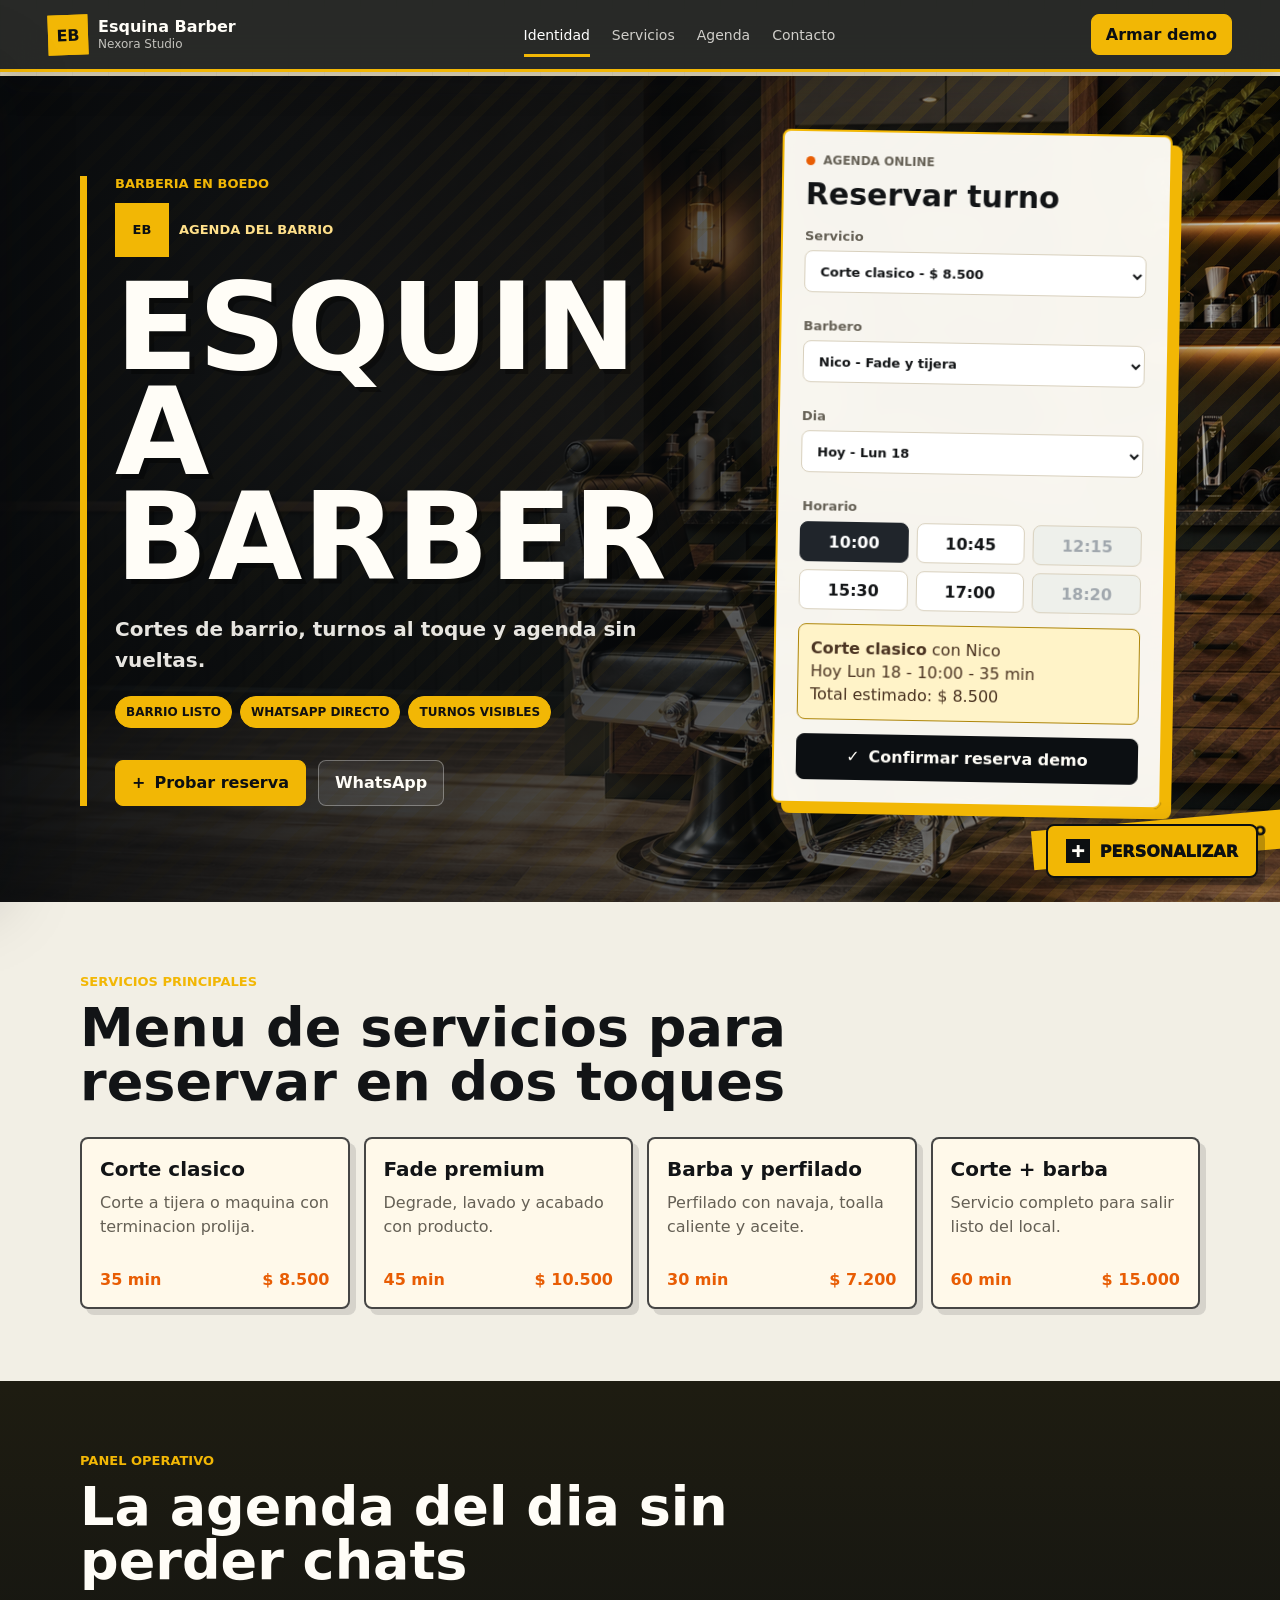
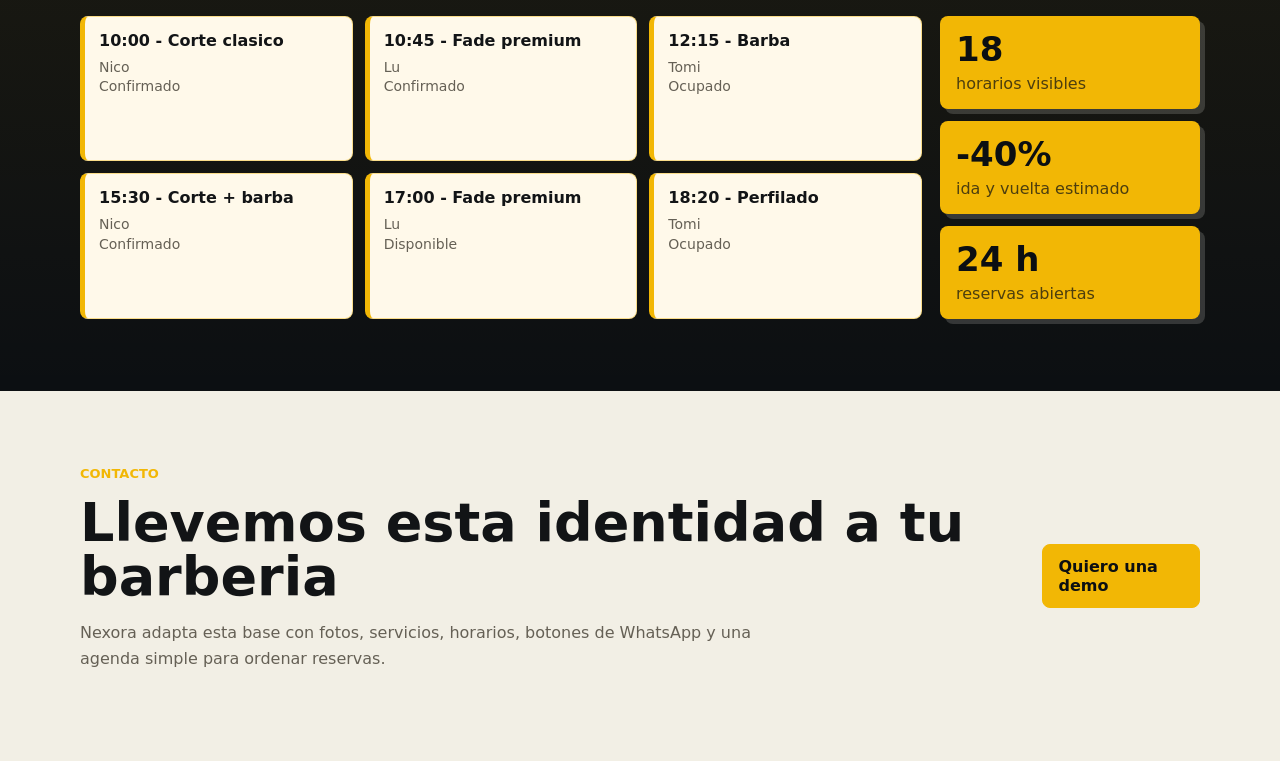
<file: index.html>
<!doctype html>
<html lang="es">
  <head>
    <meta charset="utf-8">
    <meta name="viewport" content="width=device-width, initial-scale=1">
    <title>Esquina Barber | Nexora</title>
    <meta
      name="description"
      content="SPA Nexora para barberias: identidad editable, reservas online y demo comercial interactiva."
    >
    <link rel="stylesheet" href="styles.css?v=20260518c">
  </head>
  <body data-theme="barrio" data-font="sans" data-layout="poster">
    <header class="topbar" aria-label="Navegacion principal">
      <a class="brand" href="#preview" aria-label="Ir al inicio">
        <span class="brand-mark" data-logo-mark aria-hidden="true">BM</span>
        <span>
          <strong data-business-name>Esquina Barber</strong>
          <small>Nexora Studio</small>
        </span>
      </a>
      <nav class="nav-links" aria-label="Secciones">
        <a href="#identidad">Identidad</a>
        <a href="#servicios">Servicios</a>
        <a href="#agenda">Agenda</a>
        <a href="#contacto">Contacto</a>
      </nav>
      <a class="topbar-action" href="#identidad" data-builder-open>Armar demo</a>
    </header>

    <main class="builder-shell">
      <aside class="builder-panel" id="identidad" aria-labelledby="builder-title" aria-hidden="true">
        <div class="builder-panel-header">
          <div>
            <div class="panel-heading">
              <span class="status-dot" aria-hidden="true"></span>
              <span>Nexora barrio</span>
            </div>
            <h1 id="builder-title">Armar barberia</h1>
          </div>
          <button class="icon-button" type="button" data-builder-close aria-label="Cerrar editor">x</button>
        </div>

        <section class="control-group" aria-labelledby="templates-title">
          <h2 id="templates-title">Plantilla</h2>
          <div class="segmented" role="group" aria-label="Plantillas">
            <button class="segment is-active" type="button" data-preset="barrio">Barrio</button>
            <button class="segment" type="button" data-preset="clasica">Clasica</button>
            <button class="segment" type="button" data-preset="urbana">Urbana</button>
            <button class="segment" type="button" data-preset="premium">Premium</button>
          </div>
        </section>

        <section class="control-group" aria-labelledby="identity-title">
          <h2 id="identity-title">Datos</h2>
          <label>
            Nombre
            <input id="business-name" type="text" value="Esquina Barber" maxlength="34">
          </label>
          <label>
            Barrio
            <input id="district" type="text" value="Boedo" maxlength="30">
          </label>
          <label>
            Frase
            <textarea id="tagline" rows="3" maxlength="140">Cortes de barrio, turnos al toque y agenda sin vueltas.</textarea>
          </label>
          <label>
            WhatsApp
            <input id="whatsapp" type="tel" value="+54 9 11 2345 6789" maxlength="24">
          </label>
        </section>

        <section class="control-group" aria-labelledby="style-title">
          <h2 id="style-title">Estilo</h2>
          <div class="swatches" role="group" aria-label="Paletas">
            <button class="swatch is-active" type="button" data-theme="barrio" aria-label="Barrio">
              <span style="background:#f2b705"></span>
            </button>
            <button class="swatch" type="button" data-theme="noir" aria-label="Noir">
              <span style="background:#111111"></span>
            </button>
            <button class="swatch" type="button" data-theme="verde" aria-label="Verde">
              <span style="background:#174339"></span>
            </button>
            <button class="swatch" type="button" data-theme="cobre" aria-label="Cobre">
              <span style="background:#84472d"></span>
            </button>
            <button class="swatch" type="button" data-theme="azul" aria-label="Azul">
              <span style="background:#17324a"></span>
            </button>
          </div>

          <div class="split-controls">
            <label>
              Fuente
              <select id="font-style">
                <option value="sans">Moderna</option>
                <option value="serif">Clasica</option>
                <option value="mono">Tecnica</option>
              </select>
            </label>
            <label>
              Formato
              <select id="layout-style">
                <option value="poster">Poster</option>
                <option value="split">Split</option>
                <option value="editorial">Editorial</option>
                <option value="compact">Compacto</option>
              </select>
            </label>
          </div>
        </section>

        <section class="control-group" aria-labelledby="images-title">
          <h2 id="images-title">Imagenes</h2>
          <label class="file-control">
            Perfil
            <input id="profile-image" type="file" accept="image/*">
          </label>
          <label class="file-control">
            Fondo
            <input id="background-image" type="file" accept="image/*">
          </label>
        </section>

        <div class="builder-actions">
          <button class="button primary" id="copy-summary" type="button">Copiar resumen</button>
          <button class="button ghost" id="reset-builder" type="button">Restablecer</button>
        </div>
      </aside>

      <button class="builder-toggle" type="button" data-builder-open aria-expanded="false" aria-controls="identidad">
        <span aria-hidden="true">+</span>
        Personalizar
      </button>
      <div class="builder-callout" data-builder-callout>
        <strong>Tu demo, tu barrio</strong>
        <button type="button" data-builder-open>Abrir editor</button>
      </div>
      <div class="drawer-scrim" data-builder-close aria-hidden="true"></div>

      <div class="preview-surface" id="preview">
        <section class="hero" aria-labelledby="hero-title">
          <div class="hero-media" id="hero-media" aria-hidden="true"></div>
          <div class="hero-shade" aria-hidden="true"></div>
          <div class="street-strip" aria-hidden="true">
            <span>turnos</span>
            <span>cortes</span>
            <span>barrio</span>
            <span>barba</span>
          </div>
          <div class="hero-content">
            <div class="hero-copy">
              <p class="eyebrow" id="hero-eyebrow">Barberia en Boedo</p>
              <div class="profile-row">
                <span class="profile-image" data-logo-mark aria-hidden="true">BM</span>
                <span>Agenda del barrio</span>
              </div>
              <h2 id="hero-title" data-business-name>Esquina Barber</h2>
              <p id="hero-tagline">
                Cortes de barrio, turnos al toque y agenda sin vueltas.
              </p>
              <div class="hero-proof" aria-label="Resumen comercial">
                <span>Barrio listo</span>
                <span>WhatsApp directo</span>
                <span>Turnos visibles</span>
              </div>
              <div class="hero-actions">
                <a class="button primary" href="#agenda">
                  <span aria-hidden="true">+</span>
                  Probar reserva
                </a>
                <a class="button secondary" id="whatsapp-link" href="https://wa.me/" target="_blank" rel="noreferrer">
                  WhatsApp
                </a>
              </div>
            </div>

            <aside class="booking-panel" id="agenda" aria-labelledby="booking-title">
              <div class="panel-heading">
                <span class="status-dot" aria-hidden="true"></span>
                <span>Agenda online</span>
              </div>
              <h2 id="booking-title">Reservar turno</h2>

              <form class="booking-form" id="booking-form">
                <label>
                  Servicio
                  <select id="service" name="service"></select>
                </label>

                <label>
                  Barbero
                  <select id="barber" name="barber"></select>
                </label>

                <label>
                  Dia
                  <select id="day" name="day"></select>
                </label>

                <fieldset class="time-fieldset">
                  <legend>Horario</legend>
                  <div class="time-grid" id="time-grid"></div>
                </fieldset>

                <div class="summary" id="summary" aria-live="polite"></div>

                <button class="button primary full" type="submit">
                  <span aria-hidden="true">&#10003;</span>
                  Confirmar reserva demo
                </button>
              </form>
            </aside>
          </div>
        </section>

        <section class="section services" id="servicios" aria-labelledby="services-title">
          <div class="section-heading">
            <p class="eyebrow">Servicios principales</p>
            <h2 id="services-title">Menu de servicios para reservar en dos toques</h2>
          </div>
          <div class="service-grid" id="service-grid"></div>
        </section>

        <section class="section operations" aria-labelledby="operations-title">
          <div class="section-heading">
            <p class="eyebrow">Panel operativo</p>
            <h2 id="operations-title">La agenda del dia sin perder chats</h2>
          </div>
          <div class="ops-layout">
            <div class="schedule-board" id="schedule-board" aria-label="Turnos del dia"></div>
            <div class="metrics">
              <div>
                <strong id="metric-slots">18</strong>
                <span>horarios visibles</span>
              </div>
              <div>
                <strong id="metric-whatsapp">-40%</strong>
                <span>ida y vuelta estimado</span>
              </div>
              <div>
                <strong>24 h</strong>
                <span>reservas abiertas</span>
              </div>
            </div>
          </div>
        </section>

        <section class="section contact" id="contacto" aria-labelledby="contact-title">
          <div>
            <p class="eyebrow">Contacto</p>
            <h2 id="contact-title">Llevemos esta identidad a tu barberia</h2>
            <p>
              Nexora adapta esta base con fotos, servicios, horarios, botones
              de WhatsApp y una agenda simple para ordenar reservas.
            </p>
          </div>
          <a class="button primary" id="mail-link" href="mailto:nexoratecharg@gmail.com?subject=Quiero%20una%20demo%20para%20mi%20barberia">
            Quiero una demo
          </a>
        </section>
      </div>
    </main>

    <div class="toast" id="toast" role="status" aria-live="polite"></div>

    <script src="app.js?v=20260518c"></script>
  </body>
</html>
</file>
<file: styles.css>
:root {
  color-scheme: light;
  --ink: #121416;
  --muted: #626a70;
  --line: #d7ddd8;
  --paper: #f4f1e9;
  --panel: #fffdf7;
  --brand: #174339;
  --brand-strong: #0d2c26;
  --accent: #b7793b;
  --accent-soft: #f1dfc9;
  --good: #1e7a53;
  --shadow: 0 24px 80px rgba(11, 20, 18, 0.22);
  --radius: 8px;
  --font-main: Inter, ui-sans-serif, system-ui, -apple-system, BlinkMacSystemFont,
    "Segoe UI", sans-serif;
}

* {
  box-sizing: border-box;
}

html {
  scroll-behavior: smooth;
  scroll-padding-top: 88px;
}

[id] {
  scroll-margin-top: 88px;
}

body {
  margin: 0;
  color: var(--ink);
  background:
    linear-gradient(180deg, rgba(255, 255, 255, 0.18), transparent 420px),
    var(--paper);
  font-family: var(--font-main);
  overflow-x: hidden;
}

body[data-theme="noir"] {
  --paper: #ecebe7;
  --brand: #151515;
  --brand-strong: #050505;
  --accent: #8d734f;
  --accent-soft: #d8c7aa;
}

body[data-theme="cobre"] {
  --paper: #f2ebe4;
  --brand: #84472d;
  --brand-strong: #512b1b;
  --accent: #1e5a50;
  --accent-soft: #f5d8c2;
}

body[data-theme="barrio"] {
  --paper: #f2efe5;
  --panel: #fff9ea;
  --muted: #656055;
  --brand: #20252b;
  --brand-strong: #0c0f12;
  --accent: #f2b705;
  --accent-soft: #ffe08a;
  --good: #e85d04;
  --line: #d8d0bd;
}

body[data-theme="barrio"] {
  background:
    linear-gradient(180deg, rgba(242, 183, 5, 0.16), transparent 390px),
    repeating-linear-gradient(90deg, rgba(12, 15, 18, 0.035) 0 1px, transparent 1px 36px),
    var(--paper);
}

body[data-theme="azul"] {
  --paper: #eef2f4;
  --brand: #17324a;
  --brand-strong: #0d1f2f;
  --accent: #b7793b;
  --accent-soft: #d8e7ef;
}

body[data-font="serif"] {
  --font-main: Georgia, Cambria, "Times New Roman", serif;
}

body[data-font="mono"] {
  --font-main: "Cascadia Mono", "SFMono-Regular", Consolas, monospace;
}

a {
  color: inherit;
  text-decoration: none;
}

button,
input,
select,
textarea {
  font: inherit;
}

a:focus-visible,
button:focus-visible,
input:focus-visible,
select:focus-visible,
textarea:focus-visible {
  outline: 3px solid color-mix(in srgb, var(--accent) 82%, #fff);
  outline-offset: 3px;
}

.topbar {
  position: fixed;
  inset: 0 0 auto 0;
  z-index: 30;
  display: flex;
  align-items: center;
  justify-content: space-between;
  gap: 20px;
  min-height: 72px;
  padding: 14px clamp(18px, 4vw, 48px);
  color: #fffdf7;
  background: color-mix(in srgb, var(--brand-strong) 88%, transparent);
  backdrop-filter: blur(18px);
  border-bottom: 1px solid rgba(255, 255, 255, 0.12);
}

body[data-theme="barrio"] .topbar {
  border-bottom: 3px solid var(--accent);
  box-shadow: 0 14px 30px rgba(12, 15, 18, 0.22);
}

.brand {
  display: inline-flex;
  align-items: center;
  gap: 10px;
  min-width: 220px;
}

.brand-mark,
.profile-image {
  display: grid;
  place-items: center;
  flex: 0 0 auto;
  overflow: hidden;
  background-color: var(--brand);
  background-position: center;
  background-size: cover;
  color: #fffdf7;
  font-weight: 900;
}

.brand-mark {
  width: 40px;
  height: 40px;
  border: 1px solid rgba(255, 255, 255, 0.32);
}

body[data-theme="barrio"] .brand-mark {
  color: var(--brand-strong);
  background: var(--accent);
  border-color: var(--accent);
  transform: rotate(-2deg);
}

.brand strong,
.brand small {
  display: block;
  line-height: 1.1;
}

.brand strong {
  max-width: 190px;
  overflow: hidden;
  text-overflow: ellipsis;
  white-space: nowrap;
}

.brand small {
  margin-top: 3px;
  color: rgba(255, 253, 247, 0.72);
  font-size: 12px;
}

.nav-links {
  display: flex;
  align-items: center;
  justify-content: center;
  gap: 22px;
  color: rgba(255, 253, 247, 0.78);
  font-size: 14px;
}

.nav-links a {
  position: relative;
  padding: 6px 0;
}

.nav-links a::after {
  position: absolute;
  right: 0;
  bottom: -8px;
  left: 0;
  height: 3px;
  background: var(--accent);
  content: "";
  opacity: 0;
  transform: scaleX(0.4);
  transition:
    opacity 160ms ease,
    transform 160ms ease;
}

.nav-links a:hover {
  color: #fff;
}

.nav-links a:hover::after,
.nav-links a.is-active::after {
  opacity: 1;
  transform: scaleX(1);
}

.nav-links a.is-active {
  color: #fff;
}

.topbar-action {
  padding: 10px 14px;
  border: 1px solid rgba(255, 255, 255, 0.24);
  border-radius: var(--radius);
  background: rgba(255, 255, 255, 0.08);
  font-weight: 800;
}

body[data-theme="barrio"] .topbar-action {
  color: var(--brand-strong);
  background: var(--accent);
  border-color: var(--accent);
}

.builder-shell {
  display: block;
  padding-top: 76px;
}

.builder-panel {
  position: fixed;
  top: 76px;
  left: -420px;
  z-index: 50;
  width: min(388px, calc(100vw - 20px));
  height: calc(100vh - 76px);
  overflow: auto;
  padding: 22px;
  background:
    linear-gradient(180deg, rgba(255, 255, 255, 0.94), rgba(255, 253, 247, 0.98)),
    var(--paper);
  border-right: 1px solid var(--line);
  box-shadow: 28px 0 70px rgba(12, 15, 18, 0.26);
  scrollbar-gutter: stable;
  transition: none;
}

body[data-theme="barrio"] .builder-panel {
  background:
    linear-gradient(180deg, rgba(255, 249, 234, 0.96), rgba(255, 249, 234, 0.98)),
    repeating-linear-gradient(135deg, rgba(12, 15, 18, 0.045) 0 1px, transparent 1px 18px),
    var(--paper);
}

body.builder-open .builder-panel {
  left: 0;
}

.builder-panel-header {
  display: flex;
  align-items: flex-start;
  justify-content: space-between;
  gap: 14px;
}

.icon-button {
  display: grid;
  place-items: center;
  width: 38px;
  height: 38px;
  border: 1px solid var(--line);
  border-radius: var(--radius);
  color: var(--ink);
  background: #fff;
  cursor: pointer;
  font-size: 18px;
  font-weight: 900;
  line-height: 1;
}

.panel-heading {
  display: flex;
  align-items: center;
  gap: 8px;
  color: var(--muted);
  font-size: 12px;
  font-weight: 900;
  text-transform: uppercase;
}

.status-dot {
  width: 9px;
  height: 9px;
  border-radius: 999px;
  background: var(--good);
}

.builder-panel h1 {
  margin: 10px 0 22px;
  font-size: 40px;
  line-height: 1;
  letter-spacing: 0;
}

.builder-toggle {
  position: fixed;
  right: 22px;
  bottom: 22px;
  z-index: 38;
  display: inline-flex;
  align-items: center;
  gap: 10px;
  min-height: 50px;
  padding: 13px 18px;
  border: 2px solid var(--brand-strong);
  border-radius: var(--radius);
  color: var(--brand-strong);
  background: var(--accent);
  box-shadow: 7px 7px 0 rgba(12, 15, 18, 0.24);
  cursor: pointer;
  font-weight: 1000;
  text-transform: uppercase;
}

.builder-toggle span {
  display: grid;
  place-items: center;
  width: 24px;
  height: 24px;
  color: #fffdf7;
  background: var(--brand-strong);
  font-size: 18px;
  line-height: 1;
}

.builder-callout {
  position: fixed;
  top: 98px;
  left: 22px;
  z-index: 37;
  width: min(260px, calc(100vw - 44px));
  padding: 14px;
  color: var(--brand-strong);
  background: var(--panel);
  border: 2px solid var(--brand-strong);
  border-radius: var(--radius);
  box-shadow: 7px 7px 0 var(--accent);
  animation: callout-pop 1800ms ease-in-out infinite;
}

.builder-callout::after {
  position: absolute;
  bottom: auto;
  top: -10px;
  left: 24px;
  width: 16px;
  height: 16px;
  background: var(--panel);
  border-top: 2px solid var(--brand-strong);
  border-left: 2px solid var(--brand-strong);
  content: "";
  transform: rotate(45deg);
}

.builder-callout strong {
  display: block;
  margin-bottom: 10px;
  font-size: 15px;
}

.builder-callout button {
  min-height: 34px;
  padding: 7px 10px;
  border: 0;
  border-radius: 6px;
  color: #fffdf7;
  background: var(--brand-strong);
  cursor: pointer;
  font-weight: 900;
}

body.builder-open .builder-callout {
  opacity: 0;
  pointer-events: none;
}

body.builder-callout-hidden .builder-callout {
  opacity: 0;
  pointer-events: none;
  transform: translateY(-8px);
}

body.builder-open .builder-toggle {
  transform: translateY(92px);
  pointer-events: none;
}

.drawer-scrim {
  position: fixed;
  inset: 76px 0 0;
  z-index: 45;
  background: rgba(12, 15, 18, 0.48);
  opacity: 0;
  pointer-events: none;
  transition: opacity 180ms ease;
}

body.builder-open .drawer-scrim {
  opacity: 1;
  pointer-events: auto;
}

@keyframes callout-pop {
  0%,
  100% {
    transform: translateY(0);
  }

  50% {
    transform: translateY(-5px);
  }
}

.control-group {
  padding: 18px 0;
  border-top: 1px solid var(--line);
}

.control-group h2 {
  margin: 0 0 12px;
  color: var(--muted);
  font-size: 13px;
  font-weight: 900;
  text-transform: uppercase;
}

label {
  display: grid;
  gap: 7px;
  margin-bottom: 12px;
  color: var(--muted);
  font-size: 13px;
  font-weight: 900;
}

input,
select,
textarea {
  width: 100%;
  min-height: 42px;
  padding: 10px 11px;
  color: var(--ink);
  background: #fff;
  border: 1px solid var(--line);
  border-radius: var(--radius);
  transition:
    border-color 160ms ease,
    box-shadow 160ms ease;
}

input:focus,
select:focus,
textarea:focus {
  border-color: var(--brand);
  box-shadow: 0 0 0 3px color-mix(in srgb, var(--accent) 24%, transparent);
}

textarea {
  resize: vertical;
  line-height: 1.45;
  overflow-wrap: anywhere;
  white-space: pre-wrap;
}

.segmented {
  display: grid;
  grid-template-columns: repeat(2, minmax(0, 1fr));
  border: 1px solid var(--line);
  border-radius: var(--radius);
  overflow: hidden;
}

.segment {
  min-height: 42px;
  min-width: 0;
  padding: 0 6px;
  border: 0;
  border-right: 1px solid var(--line);
  border-bottom: 1px solid var(--line);
  background: #fff;
  cursor: pointer;
  font-weight: 800;
  overflow: hidden;
  text-overflow: ellipsis;
  white-space: nowrap;
}

.segment:last-child {
  border-right: 0;
}

.segment:nth-last-child(-n + 2) {
  border-bottom: 0;
}

.segment:nth-child(even) {
  border-right: 0;
}

.segment.is-active {
  color: #fff;
  background: var(--brand);
}

body[data-theme="barrio"] .segment.is-active {
  color: var(--brand-strong);
  background: var(--accent);
}

.swatches {
  display: grid;
  grid-template-columns: repeat(5, minmax(0, 1fr));
  gap: 8px;
  margin-bottom: 12px;
}

.swatch {
  min-height: 40px;
  padding: 4px;
  border: 1px solid var(--line);
  border-radius: var(--radius);
  background: #fff;
  cursor: pointer;
}

.swatch span {
  display: block;
  height: 28px;
  border-radius: 5px;
}

.swatch.is-active {
  border-color: var(--brand);
  box-shadow: 0 0 0 2px color-mix(in srgb, var(--brand) 25%, transparent);
}

.split-controls {
  display: grid;
  grid-template-columns: 1fr 1fr;
  gap: 10px;
}

.file-control input {
  padding: 8px;
  min-width: 0;
  font-size: 13px;
}

.builder-actions {
  display: grid;
  grid-template-columns: 1fr 1fr;
  gap: 10px;
  padding-top: 16px;
  border-top: 1px solid var(--line);
}

.button {
  display: inline-flex;
  align-items: center;
  justify-content: center;
  gap: 9px;
  min-height: 46px;
  padding: 12px 16px;
  border: 1px solid transparent;
  border-radius: var(--radius);
  cursor: pointer;
  font-weight: 900;
  transition:
    transform 160ms ease,
    background 160ms ease,
    border-color 160ms ease;
}

.button:hover {
  transform: translateY(-1px);
}

.button.primary {
  color: #fff;
  background: var(--brand);
}

.button.primary:hover {
  background: var(--brand-strong);
}

body[data-theme="barrio"] .button.primary {
  color: var(--brand-strong);
  background: var(--accent);
  border-color: var(--accent);
}

body[data-theme="barrio"] .button.primary:hover {
  background: var(--accent-soft);
}

body[data-theme="barrio"] .booking-panel .button.primary {
  color: #fffdf7;
  background: var(--brand-strong);
  border-color: var(--brand-strong);
}

.button.secondary,
.button.ghost {
  color: inherit;
  border-color: rgba(255, 255, 255, 0.32);
  background: rgba(255, 255, 255, 0.08);
}

.button.ghost {
  border-color: var(--line);
  background: #fff;
}

.button.full {
  width: 100%;
}

.preview-surface {
  min-width: 0;
  background: var(--paper);
}

.hero {
  position: relative;
  min-height: calc(100vh - 76px);
  overflow: hidden;
  color: #fffdf7;
}

.street-strip {
  position: absolute;
  right: -80px;
  bottom: 46px;
  z-index: 2;
  display: none;
  gap: 16px;
  padding: 12px 28px;
  color: var(--brand-strong);
  background: var(--accent);
  font-size: 13px;
  font-weight: 1000;
  text-transform: uppercase;
  transform: rotate(-5deg);
  box-shadow: 0 14px 30px rgba(0, 0, 0, 0.25);
}

body[data-theme="barrio"] .street-strip {
  display: flex;
}

.hero-media {
  position: absolute;
  inset: 0;
  background-image: url("assets/barber-hero.png");
  background-size: cover;
  background-position: center right;
  transform: scale(1.02);
}

.hero-shade {
  position: absolute;
  inset: 0;
  background:
    linear-gradient(90deg, rgba(9, 14, 13, 0.9), rgba(9, 14, 13, 0.58) 48%, rgba(9, 14, 13, 0.14)),
    linear-gradient(0deg, rgba(9, 14, 13, 0.4), rgba(9, 14, 13, 0));
}

body[data-theme="barrio"] .hero-shade {
  background:
    linear-gradient(90deg, rgba(8, 10, 12, 0.96), rgba(8, 10, 12, 0.7) 52%, rgba(8, 10, 12, 0.18)),
    repeating-linear-gradient(135deg, rgba(242, 183, 5, 0.16) 0 9px, transparent 9px 24px);
}

.hero-content {
  position: relative;
  z-index: 1;
  display: grid;
  grid-template-columns: minmax(0, 1fr) minmax(340px, 430px);
  align-items: center;
  gap: clamp(24px, 5vw, 72px);
  width: min(1120px, calc(100% - 36px));
  min-height: calc(100vh - 76px);
  margin: 0 auto;
  padding: 56px 0;
}

.hero-copy {
  max-width: 660px;
}

body[data-theme="barrio"] .hero-copy {
  max-width: 720px;
  padding-left: clamp(16px, 2.6vw, 28px);
  border-left: 7px solid var(--accent);
}

.profile-row {
  display: inline-flex;
  align-items: center;
  gap: 10px;
  margin-bottom: 18px;
  color: rgba(255, 253, 247, 0.82);
  font-size: 13px;
  font-weight: 900;
  text-transform: uppercase;
}

body[data-theme="barrio"] .profile-row {
  color: var(--accent-soft);
}

.profile-image {
  width: 54px;
  height: 54px;
  border: 1px solid rgba(255, 255, 255, 0.35);
}

body[data-theme="barrio"] .profile-image {
  color: var(--brand-strong);
  background-color: var(--accent);
  border-color: var(--accent);
}

.eyebrow {
  margin: 0 0 12px;
  color: var(--accent-soft);
  font-size: 13px;
  font-weight: 900;
  text-transform: uppercase;
}

body[data-theme="barrio"] .eyebrow {
  color: var(--accent);
}

.hero-copy h2 {
  margin: 0;
  font-size: clamp(56px, 8vw, 104px);
  line-height: 0.92;
  letter-spacing: 0;
  font-weight: 900;
  overflow-wrap: anywhere;
  text-wrap: balance;
}

body[data-theme="barrio"] .hero-copy h2 {
  text-shadow: 5px 5px 0 rgba(0, 0, 0, 0.32);
}

.hero-copy p:not(.eyebrow) {
  max-width: 560px;
  margin: 24px 0 0;
  color: rgba(255, 253, 247, 0.84);
  font-size: 20px;
  line-height: 1.55;
}

body[data-theme="barrio"] .hero-copy p:not(.eyebrow) {
  color: rgba(255, 253, 247, 0.9);
  font-weight: 700;
}

.hero-proof {
  display: flex;
  flex-wrap: wrap;
  gap: 8px;
  margin-top: 20px;
}

.hero-proof span {
  padding: 8px 10px;
  border: 1px solid rgba(255, 255, 255, 0.18);
  border-radius: 999px;
  color: rgba(255, 253, 247, 0.82);
  background: rgba(255, 255, 255, 0.08);
  font-size: 12px;
  font-weight: 900;
  text-transform: uppercase;
}

body[data-theme="barrio"] .hero-proof span {
  color: #111;
  background: var(--accent);
  border-color: var(--accent);
}

.hero-actions {
  display: flex;
  flex-wrap: wrap;
  gap: 12px;
  margin-top: 32px;
}

body[data-layout="editorial"] .hero-content {
  grid-template-columns: minmax(0, 720px);
  align-content: center;
}

body[data-layout="editorial"] .booking-panel {
  max-width: 520px;
}

body[data-layout="compact"] .hero {
  min-height: 720px;
}

body[data-layout="compact"] .hero-content {
  min-height: 720px;
}

body[data-layout="compact"] .hero-copy h2 {
  font-size: clamp(44px, 7vw, 78px);
}

body[data-layout="poster"] .hero-content {
  grid-template-columns: minmax(0, 0.95fr) minmax(330px, 390px);
  align-items: end;
  padding-bottom: 96px;
}

body[data-layout="poster"] .hero-copy h2 {
  max-width: 760px;
  font-size: clamp(64px, 10vw, 122px);
  line-height: 0.86;
  text-transform: uppercase;
}

body[data-layout="poster"] .booking-panel {
  transform: rotate(1deg);
}

.booking-panel {
  padding: 22px;
  color: var(--ink);
  background: rgba(255, 253, 247, 0.96);
  border: 1px solid rgba(255, 253, 247, 0.48);
  border-radius: var(--radius);
  box-shadow: var(--shadow);
  backdrop-filter: blur(14px);
}

body[data-theme="barrio"] .booking-panel {
  border: 2px solid var(--accent);
  box-shadow:
    10px 10px 0 var(--accent),
    var(--shadow);
}

.booking-panel h2 {
  margin: 10px 0 18px;
  font-size: 30px;
  line-height: 1.1;
}

.booking-form {
  display: grid;
  gap: 14px;
}

.time-fieldset {
  min-width: 0;
  margin: 0;
  padding: 0;
  border: 0;
}

.time-fieldset legend {
  color: var(--muted);
  font-size: 13px;
  font-weight: 900;
}

.time-grid {
  display: grid;
  grid-template-columns: repeat(3, minmax(0, 1fr));
  gap: 8px;
  margin-top: 8px;
}

.time-option {
  min-height: 40px;
  border: 1px solid var(--line);
  border-radius: var(--radius);
  color: var(--ink);
  background: #fff;
  cursor: pointer;
  font-weight: 900;
}

.time-option:hover,
.time-option.is-selected {
  color: #fff;
  border-color: var(--brand);
  background: var(--brand);
}

.time-option:disabled {
  color: #a0a7ad;
  background: #eef0eb;
  cursor: not-allowed;
}

.summary {
  min-height: 66px;
  padding: 12px;
  border: 1px solid #eadccb;
  border-radius: var(--radius);
  background: #fff8ed;
  color: #4b3422;
  line-height: 1.45;
}

body[data-theme="barrio"] .summary {
  border-color: color-mix(in srgb, var(--accent) 70%, var(--brand-strong));
  background: #fff3c8;
}

.section {
  width: min(1120px, calc(100% - 36px));
  margin: 0 auto;
  padding: 72px 0;
}

.section-heading {
  max-width: 740px;
  margin-bottom: 28px;
}

.section h2 {
  margin: 0;
  font-size: clamp(32px, 5vw, 54px);
  line-height: 1;
}

.services .eyebrow,
.operations .eyebrow,
.contact .eyebrow {
  color: var(--accent);
}

.service-grid {
  display: grid;
  grid-template-columns: repeat(4, minmax(0, 1fr));
  gap: 14px;
}

.service-item {
  min-height: 172px;
  display: flex;
  flex-direction: column;
  padding: 18px;
  border: 1px solid var(--line);
  border-radius: var(--radius);
  background: var(--panel);
  transition:
    transform 160ms ease,
    box-shadow 160ms ease,
    border-color 160ms ease;
}

body[data-theme="barrio"] .service-item {
  border: 2px solid rgba(12, 15, 18, 0.76);
  box-shadow: 6px 6px 0 rgba(12, 15, 18, 0.12);
}

.service-item:hover {
  transform: translateY(-2px);
  border-color: color-mix(in srgb, var(--brand) 45%, var(--line));
  box-shadow: 0 18px 42px rgba(17, 20, 22, 0.08);
}

.service-item h3 {
  margin: 0;
  font-size: 20px;
}

.service-item p {
  margin: 10px 0 18px;
  color: var(--muted);
  line-height: 1.5;
}

.service-meta {
  display: flex;
  justify-content: space-between;
  gap: 10px;
  margin-top: auto;
  color: var(--brand);
  font-weight: 900;
}

body[data-theme="barrio"] .service-meta {
  color: var(--good);
}

.operations {
  width: 100%;
  padding-right: max(18px, calc((100% - 1120px) / 2));
  padding-left: max(18px, calc((100% - 1120px) / 2));
  overflow: hidden;
  background: color-mix(in srgb, var(--paper) 74%, var(--brand) 8%);
}

body[data-theme="barrio"] .operations {
  color: #fffdf7;
  background:
    linear-gradient(180deg, rgba(242, 183, 5, 0.08), transparent),
    var(--brand-strong);
}

body[data-theme="barrio"] .operations .eyebrow {
  color: var(--accent);
}

.ops-layout {
  display: grid;
  grid-template-columns: minmax(0, 1fr) 260px;
  gap: 18px;
  align-items: stretch;
}

.schedule-board {
  display: grid;
  grid-template-columns: repeat(3, minmax(0, 1fr));
  gap: 12px;
}

.appointment {
  min-height: 96px;
  padding: 14px;
  border: 1px solid color-mix(in srgb, var(--line) 70%, var(--brand) 20%);
  border-left: 5px solid var(--brand);
  border-radius: var(--radius);
  background: var(--panel);
}

body[data-theme="barrio"] .appointment {
  color: var(--ink);
  border-color: rgba(242, 183, 5, 0.42);
  border-left-color: var(--accent);
  background: var(--panel);
}

.appointment strong,
.appointment span {
  display: block;
}

.appointment strong {
  margin-bottom: 8px;
}

.appointment span {
  color: var(--muted);
  font-size: 14px;
  line-height: 1.4;
}

.metrics {
  display: grid;
  gap: 12px;
}

.metrics div {
  padding: 16px;
  border-radius: var(--radius);
  background: var(--brand);
  color: #fffdf7;
}

body[data-theme="barrio"] .metrics div {
  color: var(--brand-strong);
  background: var(--accent);
  box-shadow: 5px 5px 0 rgba(255, 253, 247, 0.16);
}

.metrics strong,
.metrics span {
  display: block;
}

.metrics strong {
  font-size: 34px;
  line-height: 1;
}

.metrics span {
  margin-top: 8px;
  color: rgba(255, 253, 247, 0.76);
}

body[data-theme="barrio"] .metrics span {
  color: rgba(12, 15, 18, 0.72);
}

.contact {
  width: 100%;
  margin: 0;
  padding-right: max(18px, calc((100% - 1120px) / 2));
  padding-left: max(18px, calc((100% - 1120px) / 2));
  display: flex;
  align-items: center;
  justify-content: space-between;
  gap: 28px;
  background: var(--paper);
}

.contact p {
  max-width: 680px;
  color: var(--muted);
  line-height: 1.65;
}

.toast {
  position: fixed;
  right: 18px;
  bottom: 18px;
  z-index: 40;
  max-width: min(420px, calc(100% - 36px));
  padding: 14px 16px;
  border-radius: var(--radius);
  color: #fff;
  background: var(--brand-strong);
  box-shadow: var(--shadow);
  opacity: 0;
  transform: translateY(12px);
  pointer-events: none;
  transition:
    opacity 180ms ease,
    transform 180ms ease;
}

.toast.is-visible {
  opacity: 1;
  transform: translateY(0);
}

@media (max-width: 1080px) {
  .builder-panel {
    top: 72px;
    height: calc(100vh - 72px);
  }

  .hero-content {
    grid-template-columns: 1fr;
    padding-top: 56px;
  }

  body[data-layout="poster"] .hero-content {
    grid-template-columns: 1fr;
    align-items: center;
    padding-bottom: 56px;
  }

  body[data-layout="poster"] .booking-panel {
    transform: none;
  }

  .booking-panel {
    max-width: 560px;
  }

  body[data-theme="barrio"] .booking-panel {
    box-shadow:
      7px 7px 0 var(--accent),
      var(--shadow);
  }

  .service-grid,
  .schedule-board,
  .ops-layout {
    grid-template-columns: 1fr 1fr;
  }

  .metrics {
    grid-column: 1 / -1;
    grid-template-columns: repeat(3, minmax(0, 1fr));
  }
}

@media (max-width: 680px) {
  html {
    scroll-padding-top: 76px;
  }

  [id] {
    scroll-margin-top: 76px;
  }

  .topbar {
    min-height: 66px;
  }

  .topbar-action,
  .nav-links {
    display: none;
  }

  .brand {
    min-width: 0;
  }

  .brand strong {
    max-width: 210px;
  }

  .builder-shell {
    padding-top: 70px;
  }

  .builder-panel {
    top: 70px;
    width: min(360px, calc(100vw - 16px));
    height: calc(100vh - 70px);
    padding: 18px 12px;
  }

  .builder-panel h1 {
    font-size: 30px;
  }

  .builder-toggle {
    right: 12px;
    bottom: 12px;
    left: 12px;
    justify-content: center;
  }

  .builder-callout {
    top: 84px;
    right: 12px;
    left: 12px;
    width: auto;
  }

  .drawer-scrim {
    inset: 70px 0 0;
  }

  .split-controls,
  .builder-actions {
    grid-template-columns: 1fr;
  }

  .segmented {
    grid-template-columns: 1fr;
  }

  .segment {
    border-right: 0;
    border-bottom: 1px solid var(--line);
  }

  .segment:last-child {
    border-bottom: 0;
  }

  .segment:nth-last-child(-n + 2) {
    border-bottom: 1px solid var(--line);
  }

  .swatches {
    grid-template-columns: repeat(2, minmax(0, 1fr));
  }

  .hero {
    min-height: 100vh;
  }

  .hero-content {
    min-height: 100vh;
    width: min(520px, calc(100% - 24px));
    padding: 36px 0;
  }

  .hero-copy h2 {
    font-size: 50px;
  }

  body[data-layout="poster"] .hero-copy h2 {
    font-size: 54px;
  }

  .street-strip {
    display: none;
  }

  body[data-theme="barrio"] .street-strip {
    display: none;
  }

  body[data-theme="barrio"] .hero-copy {
    padding-left: 14px;
    border-left-width: 5px;
  }

  .hero-copy p:not(.eyebrow) {
    max-width: 350px;
    font-size: 17px;
    overflow-wrap: break-word;
  }

  .hero-actions,
  .contact {
    align-items: stretch;
    flex-direction: column;
  }

  .button {
    width: 100%;
  }

  .booking-panel {
    padding: 16px;
  }

  .time-grid {
    grid-template-columns: repeat(2, minmax(0, 1fr));
  }

  .service-grid,
  .schedule-board,
  .ops-layout,
  .metrics {
    grid-template-columns: 1fr;
  }

  .section {
    width: min(520px, calc(100% - 24px));
    padding: 54px 0;
  }

  .contact {
    width: 100%;
    padding: 54px 12px;
  }
}
</file>
